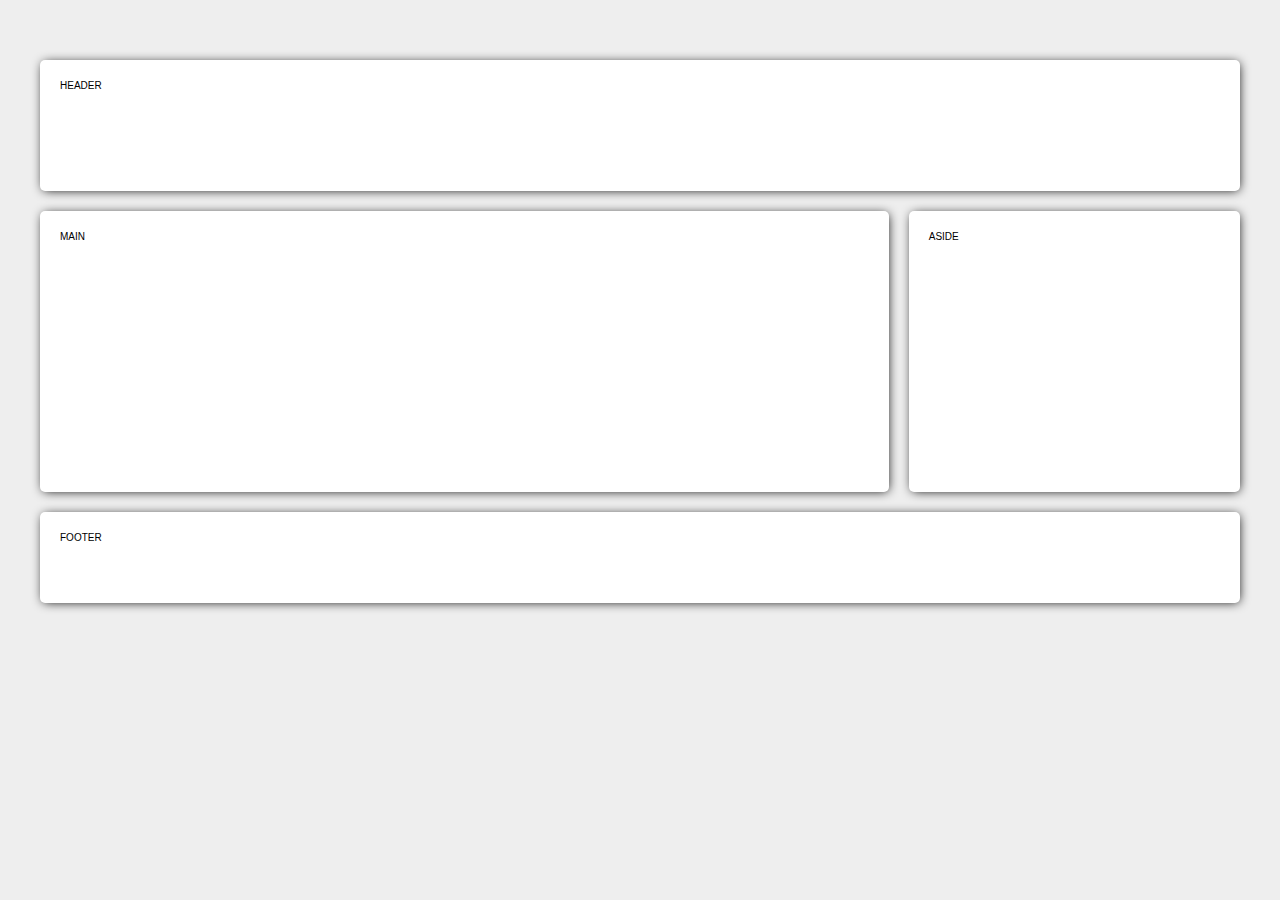
<file: 01_Flexbox-Layout/index.html>
<!DOCTYPE html>
<html lang="en">
  <head>
    <meta charset="UTF-8" />
    <meta http-equiv="X-UA-Compatible" content="IE=edge" />
    <meta name="viewport" content="width=device-width, initial-scale=1.0" />
    <title>Flexbox Layout</title>
    <link rel="stylesheet" href="style.css" />
  </head>
  <body>
    <header>header</header>
    <main>main</main>
    <aside>aside</aside>
    <footer>footer</footer>
  </body>
</html>
</file>
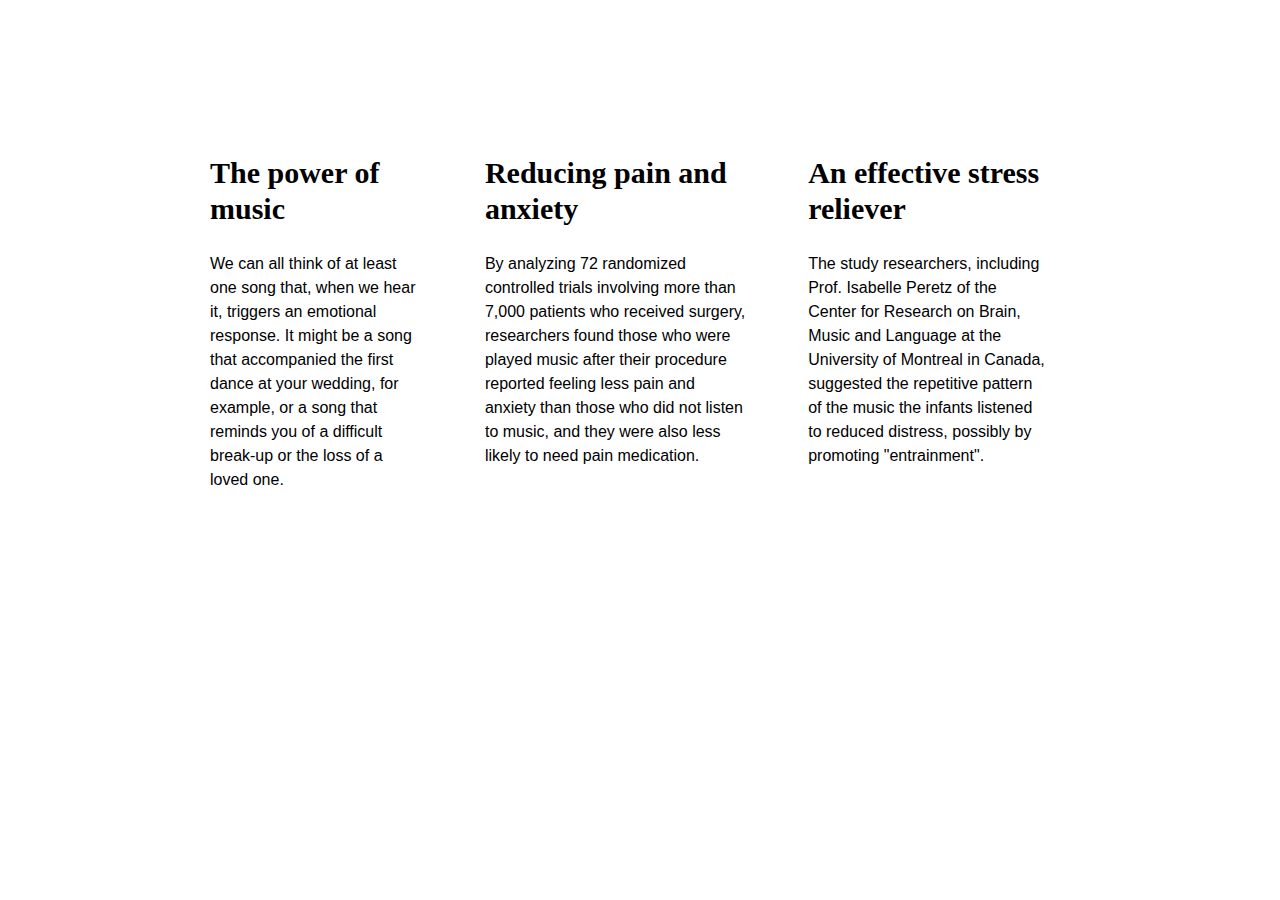
<file: 02_FlexModel-Articles/index.html>
<!DOCTYPE html>
<html lang="en">
  <head>
    <meta charset="UTF-8" />
    <meta http-equiv="X-UA-Compatible" content="IE=edge" />
    <meta name="viewport" content="width=device-width, initial-scale=1.0" />
    <title>Articles</title>
    <link rel="stylesheet" href="style.css" />
  </head>
  <body>
    <section>
      <article>
        <h2>The power of music</h2>
        <p>
          We can all think of at least one song that, when we hear it, triggers
          an emotional response. It might be a song that accompanied the first
          dance at your wedding, for example, or a song that reminds you of a
          difficult break-up or the loss of a loved one.
        </p>
      </article>
      <article>
        <h2>Reducing pain and anxiety</h2>
        <p>
          By analyzing 72 randomized controlled trials involving more than 7,000
          patients who received surgery, researchers found those who were played
          music after their procedure reported feeling less pain and anxiety
          than those who did not listen to music, and they were also less likely
          to need pain medication.
        </p>
      </article>
      <article>
        <h2>An effective stress reliever</h2>
        <p>
          The study researchers, including Prof. Isabelle Peretz of the Center
          for Research on Brain, Music and Language at the University of
          Montreal in Canada, suggested the repetitive pattern of the music the
          infants listened to reduced distress, possibly by promoting
          "entrainment".
        </p>
      </article>
    </section>
  </body>
</html>
</file>
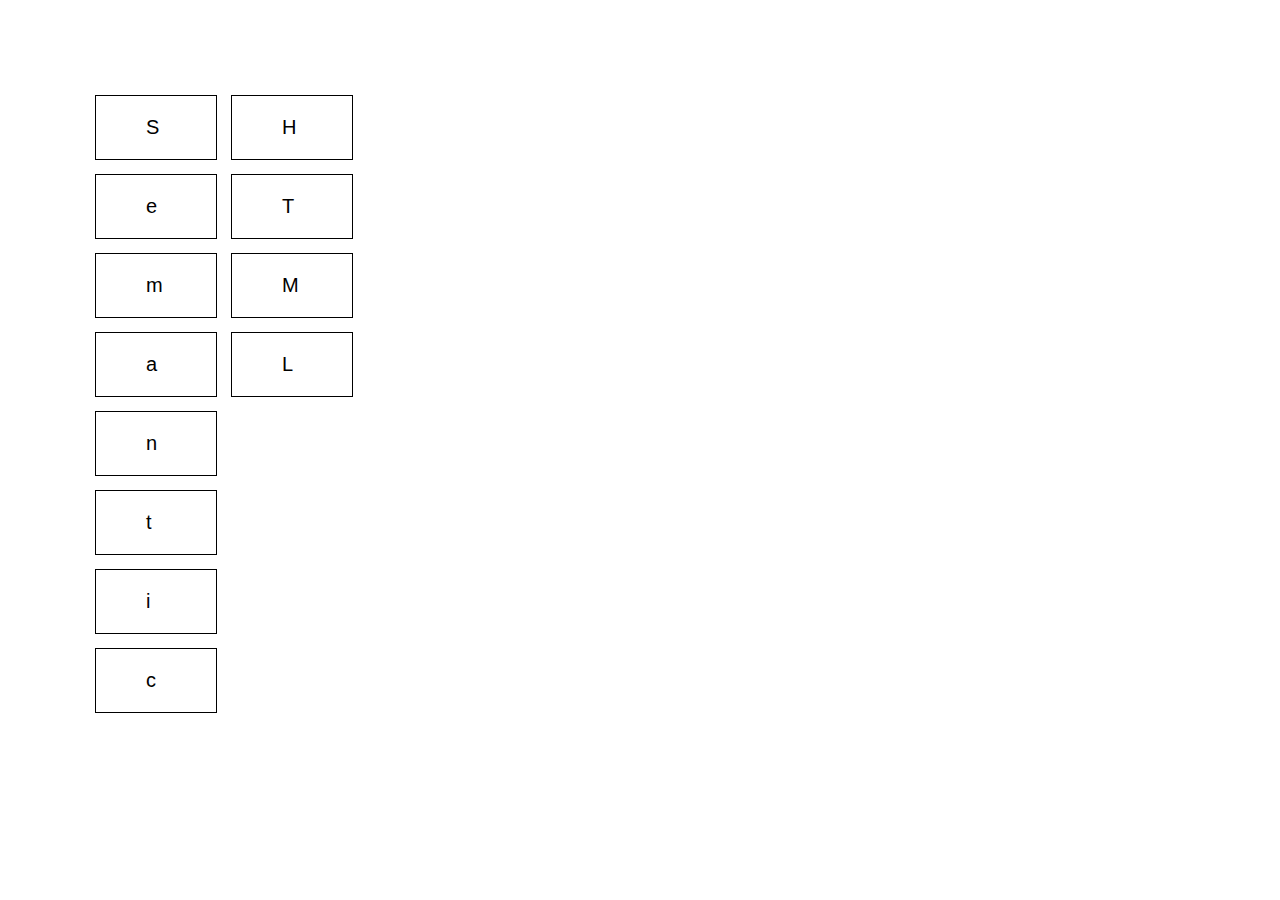
<file: 03_FlexModel-ABC-Game/index.html>
<!DOCTYPE html>
<html lang="en">
  <head>
    <meta charset="UTF-8" />
    <meta http-equiv="X-UA-Compatible" content="IE=edge" />
    <meta name="viewport" content="width=device-width, initial-scale=1.0" />
    <title>ABC Game</title>
    <link rel="stylesheet" href="style.css" />
  </head>
  <body>
    <div class="container">
      <span>H</span>
      <span>e</span>
      <span>T</span>
      <span>a</span>
      <span>c</span>
      <span>i</span>
      <span>M</span>
      <span>n</span>
      <span>t</span>
      <span>L</span>
      <span>S</span>
      <span>m</span>
    </div>
  </body>
</html>
</file>
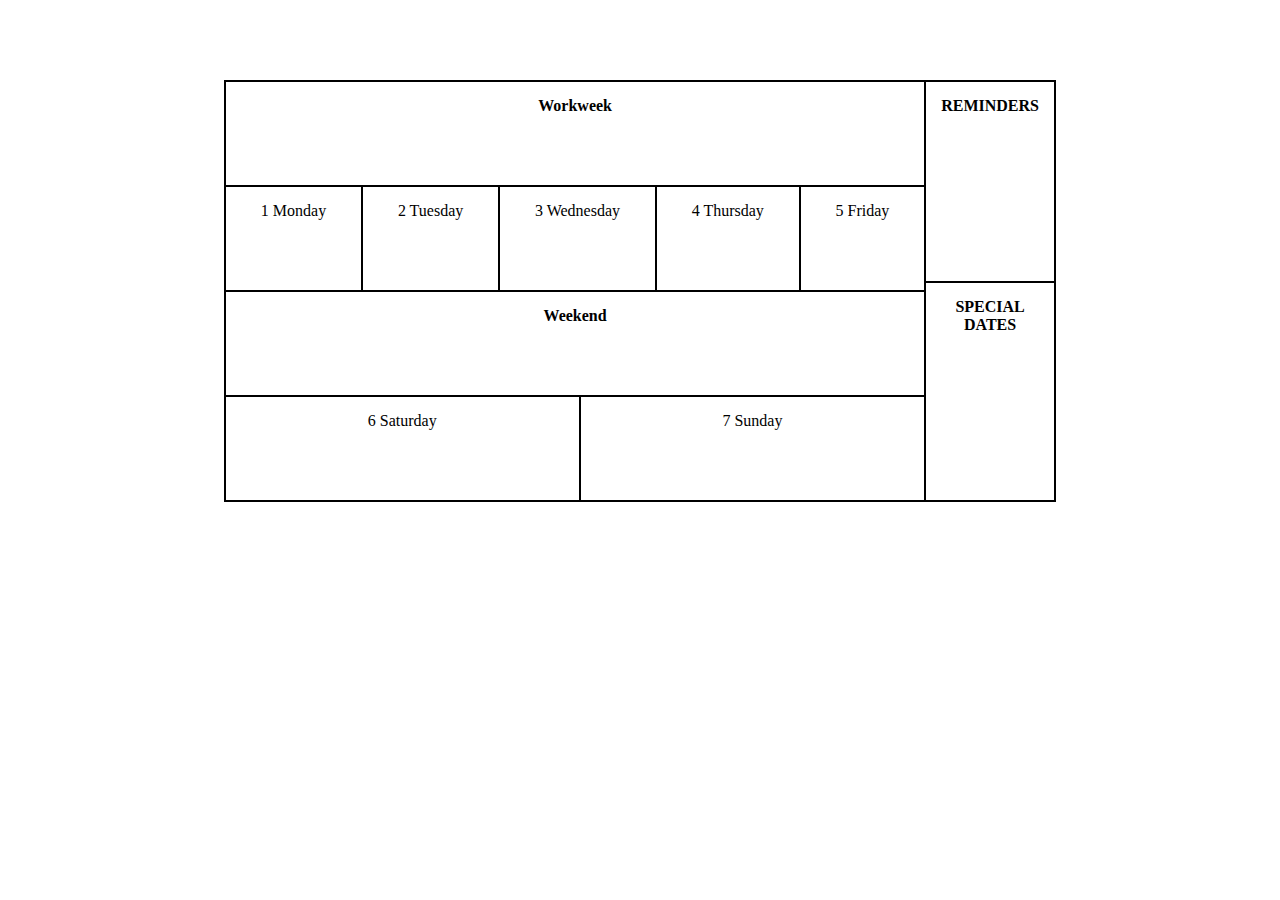
<file: 04_FlexModel-Calendar/index.html>
<!DOCTYPE html>
<html lang="en">
  <head>
    <meta charset="UTF-8" />
    <meta http-equiv="X-UA-Compatible" content="IE=edge" />
    <meta name="viewport" content="width=device-width, initial-scale=1.0" />
    <title>Calendar</title>
    <link rel="stylesheet" href="style.css" />
  </head>
  <body>
    <div class="container">
      <section class="week">
        <span class="workweek">Workweek</span>
        <span class="day">1 Monday</span>
        <span class="day">2 Tuesday</span>
        <span class="day">3 Wednesday</span>
        <span class="day">4 Thursday</span>
        <span class="day">5 Friday</span>
        <span class="weekend">Weekend</span>
        <span class="day">6 Saturday</span>
        <span class="day">7 Sunday</span>
      </section>
      <section class="notes">
        <span>REMINDERS</span>
        <span>SPECIAL DATES</span>
      </section>
    </div>
  </body>
</html>
</file>
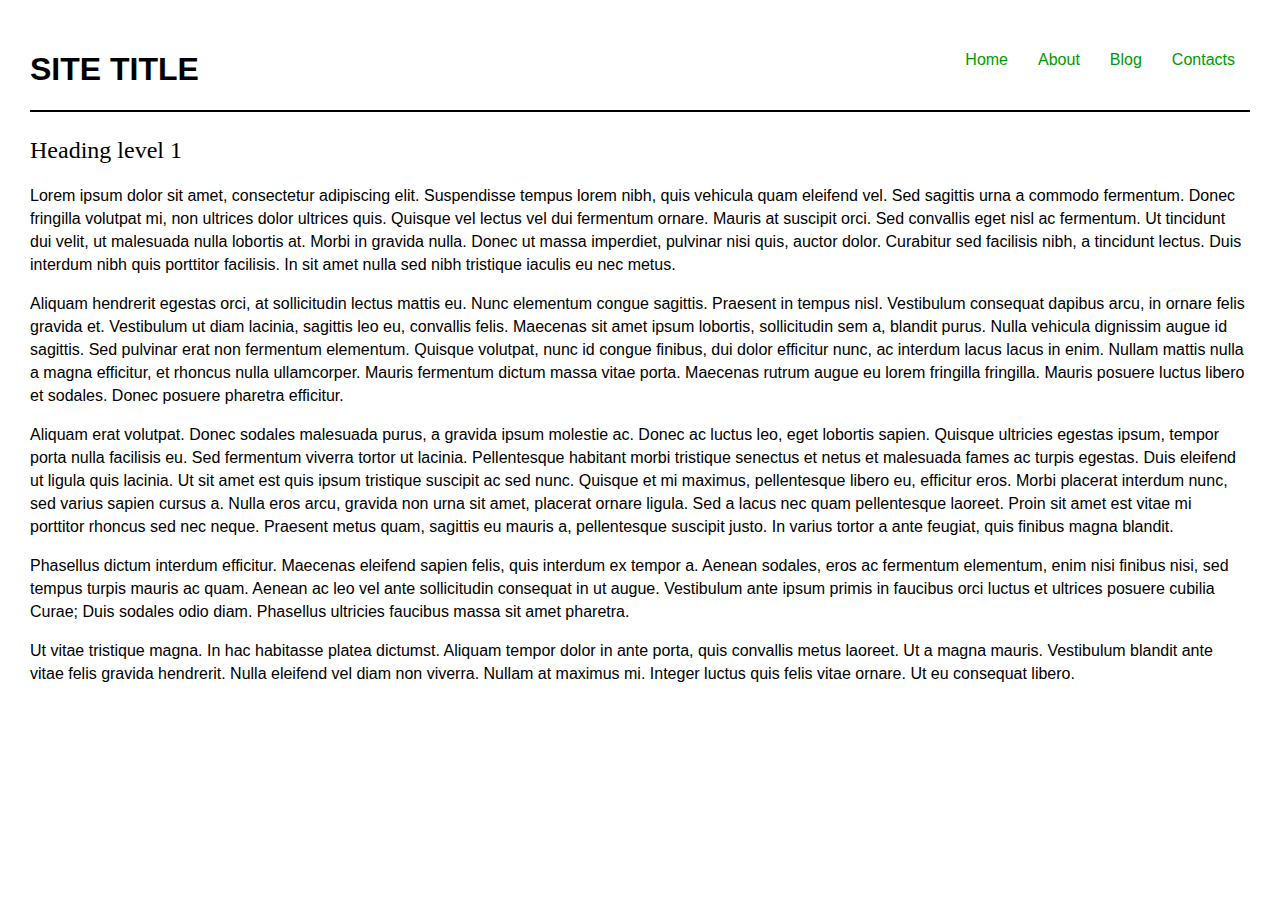
<file: 05_Navigation-flexbox/index.html>
<!DOCTYPE html>
<html lang="en">
  <head>
    <meta charset="UTF-8" />
    <meta http-equiv="X-UA-Compatible" content="IE=edge" />
    <meta name="viewport" content="width=device-width, initial-scale=1.0" />
    <title>Navigation - Flexbox</title>
    <link rel="stylesheet" href="style.css" />
  </head>
  <body>
    <header>
      <h1 class="head-title">Site title</h1>
      <ul class="head-ul">
        <li>
          <a class="anchor" href="#">Home</a>
        </li>
        <li>
          <a class="anchor" href="#">About</a>
        </li>
        <li>
          <a class="anchor" href="#">Blog</a>
        </li>
        <li>
          <a class="anchor" href="#">Contacts</a>
        </li>
      </ul>
    </header>
    <main class="content">
      <h2 class="main-title">Heading level 1</h2>
      <p>
        Lorem ipsum dolor sit amet, consectetur adipiscing elit. Suspendisse
        tempus lorem nibh, quis vehicula quam eleifend vel. Sed sagittis urna a
        commodo fermentum. Donec fringilla volutpat mi, non ultrices dolor
        ultrices quis. Quisque vel lectus vel dui fermentum ornare. Mauris at
        suscipit orci. Sed convallis eget nisl ac fermentum. Ut tincidunt dui
        velit, ut malesuada nulla lobortis at. Morbi in gravida nulla. Donec ut
        massa imperdiet, pulvinar nisi quis, auctor dolor. Curabitur sed
        facilisis nibh, a tincidunt lectus. Duis interdum nibh quis porttitor
        facilisis. In sit amet nulla sed nibh tristique iaculis eu nec metus.
      </p>
      <p>
        Aliquam hendrerit egestas orci, at sollicitudin lectus mattis eu. Nunc
        elementum congue sagittis. Praesent in tempus nisl. Vestibulum consequat
        dapibus arcu, in ornare felis gravida et. Vestibulum ut diam lacinia,
        sagittis leo eu, convallis felis. Maecenas sit amet ipsum lobortis,
        sollicitudin sem a, blandit purus. Nulla vehicula dignissim augue id
        sagittis. Sed pulvinar erat non fermentum elementum. Quisque volutpat,
        nunc id congue finibus, dui dolor efficitur nunc, ac interdum lacus
        lacus in enim. Nullam mattis nulla a magna efficitur, et rhoncus nulla
        ullamcorper. Mauris fermentum dictum massa vitae porta. Maecenas rutrum
        augue eu lorem fringilla fringilla. Mauris posuere luctus libero et
        sodales. Donec posuere pharetra efficitur.
      </p>
      <p>
        Aliquam erat volutpat. Donec sodales malesuada purus, a gravida ipsum
        molestie ac. Donec ac luctus leo, eget lobortis sapien. Quisque
        ultricies egestas ipsum, tempor porta nulla facilisis eu. Sed fermentum
        viverra tortor ut lacinia. Pellentesque habitant morbi tristique
        senectus et netus et malesuada fames ac turpis egestas. Duis eleifend ut
        ligula quis lacinia. Ut sit amet est quis ipsum tristique suscipit ac
        sed nunc. Quisque et mi maximus, pellentesque libero eu, efficitur eros.
        Morbi placerat interdum nunc, sed varius sapien cursus a. Nulla eros
        arcu, gravida non urna sit amet, placerat ornare ligula. Sed a lacus nec
        quam pellentesque laoreet. Proin sit amet est vitae mi porttitor rhoncus
        sed nec neque. Praesent metus quam, sagittis eu mauris a, pellentesque
        suscipit justo. In varius tortor a ante feugiat, quis finibus magna
        blandit.
      </p>
      <p>
        Phasellus dictum interdum efficitur. Maecenas eleifend sapien felis,
        quis interdum ex tempor a. Aenean sodales, eros ac fermentum elementum,
        enim nisi finibus nisi, sed tempus turpis mauris ac quam. Aenean ac leo
        vel ante sollicitudin consequat in ut augue. Vestibulum ante ipsum
        primis in faucibus orci luctus et ultrices posuere cubilia Curae; Duis
        sodales odio diam. Phasellus ultricies faucibus massa sit amet pharetra.
      </p>
      <p>
        Ut vitae tristique magna. In hac habitasse platea dictumst. Aliquam
        tempor dolor in ante porta, quis convallis metus laoreet. Ut a magna
        mauris. Vestibulum blandit ante vitae felis gravida hendrerit. Nulla
        eleifend vel diam non viverra. Nullam at maximus mi. Integer luctus quis
        felis vitae ornare. Ut eu consequat libero.
      </p>
    </main>
  </body>
</html>
</file>
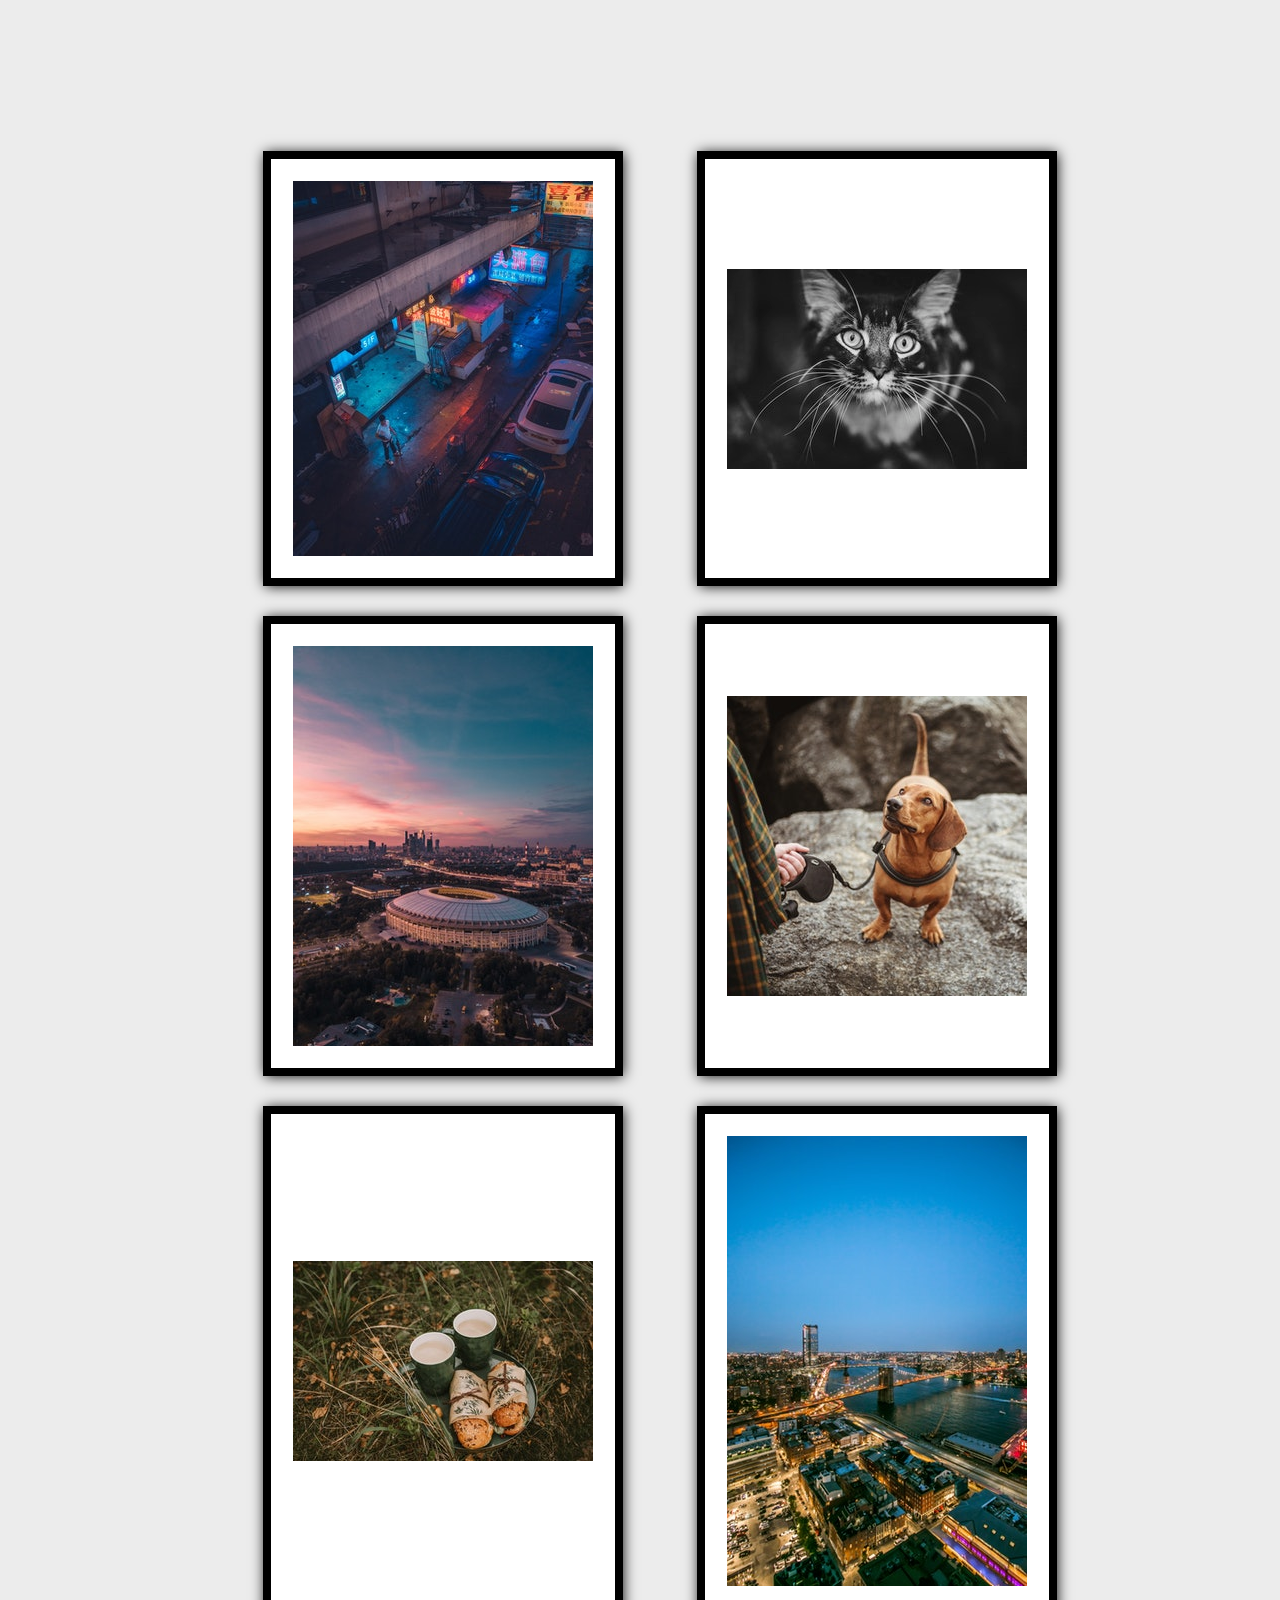
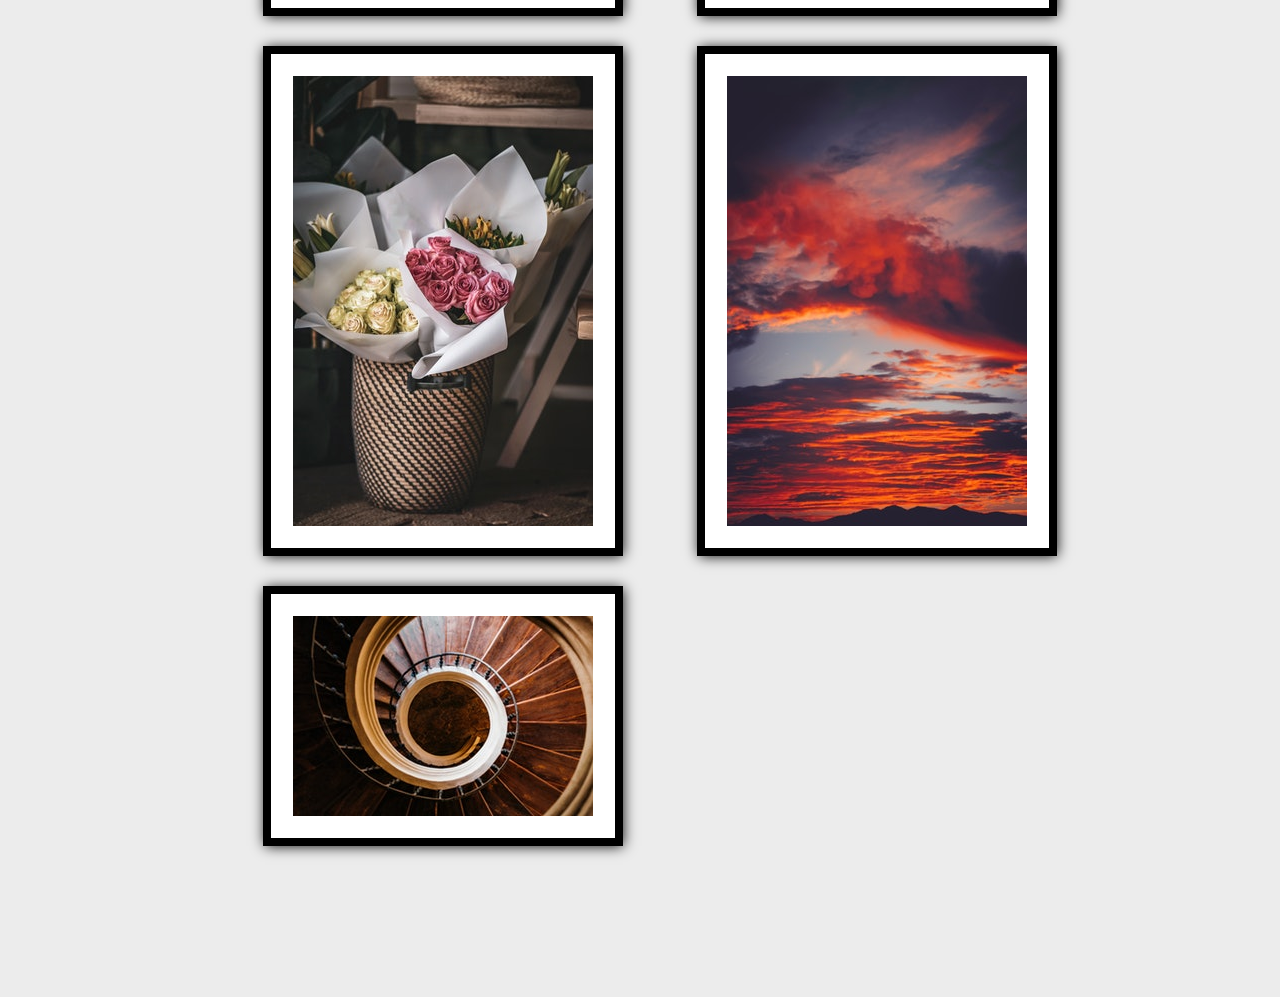
<file: 06_Photo-gallery-flexbox/index.html>
<!DOCTYPE html>
<html lang="en">
  <head>
    <meta charset="UTF-8" />
    <meta http-equiv="X-UA-Compatible" content="IE=edge" />
    <meta name="viewport" content="width=device-width, initial-scale=1.0" />
    <title>Photo Gallery - Flexbox</title>
    <link rel="stylesheet" href="style.css" />
  </head>
  <body>
    <section class="gallery">
      <ul>
        <li>
          <img src="./images/picture1.jpg" alt="city" />
        </li>
        <li>
          <img src="./images/picture2.jpg" alt="cat" />
        </li>
        <li>
          <img src="./images/picture3.jpg" alt="stadium" />
        </li>
        <li>
          <img src="./images/picture4.jpg" alt="dog" />
        </li>
        <li>
          <img src="./images/picture5.jpg" alt="cup" />
        </li>
        <li>
          <img src="./images/picture6.jpg" alt="bridge" />
        </li>
        <li>
          <img src="./images/picture7.jpg" alt="flowers" />
        </li>
        <li>
          <img src="./images/picture8.jpg" alt="sunset" />
        </li>
        <li>
          <img src="./images/picture9.jpg" alt="stairs" />
        </li>
      </ul>
    </section>
  </body>
</html>
</file>
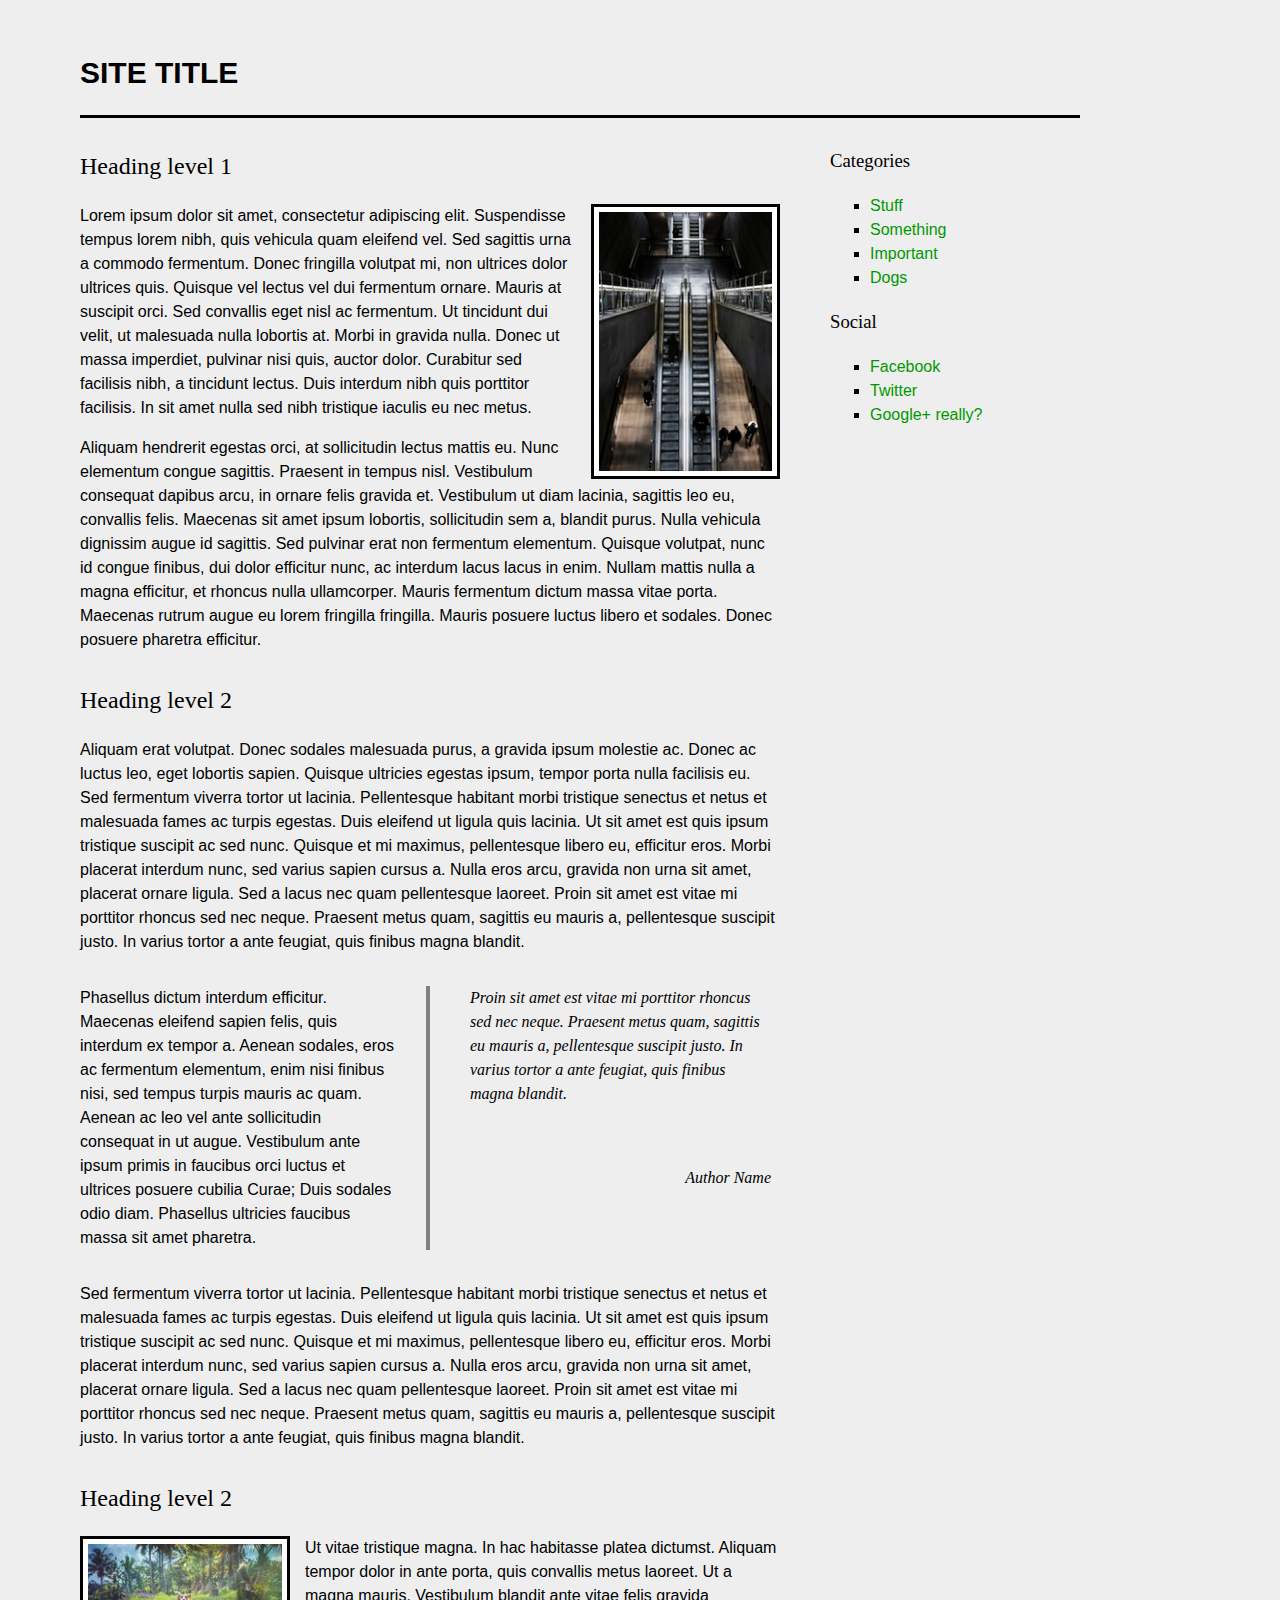
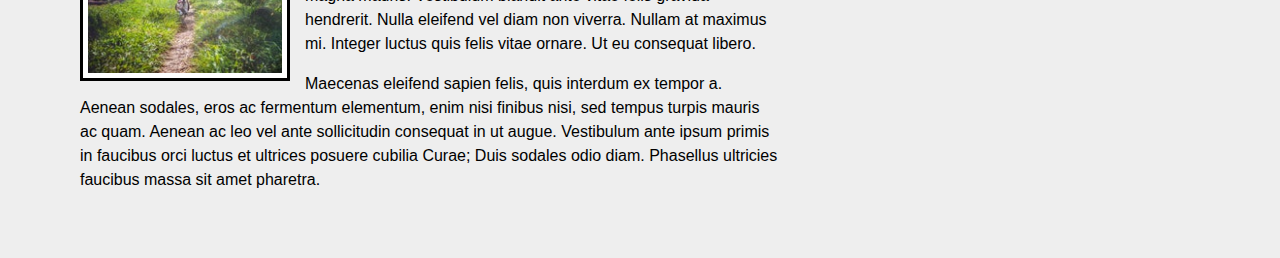
<file: 07_Blog-layout-flexbox/index.html>
<!DOCTYPE html>
<html lang="en">
  <head>
    <meta charset="UTF-8" />
    <meta http-equiv="X-UA-Compatible" content="IE=edge" />
    <meta name="viewport" content="width=device-width, initial-scale=1.0" />
    <title>Blog Layout - Flexbox</title>
    <link rel="stylesheet" href="style.css" />
  </head>
  <body>
    <header>
      <p class="site-title">Site title</p>
    </header>
    <div class="page">
      <main>
        <article>
          <section>
            <h2 class="title">Heading level 1</h2>
            <img class="first-pic" src="./images/Image1.jpg" alt="Escalator" />
            <p>
              Lorem ipsum dolor sit amet, consectetur adipiscing elit.
              Suspendisse tempus lorem nibh, quis vehicula quam eleifend vel.
              Sed sagittis urna a commodo fermentum. Donec fringilla volutpat
              mi, non ultrices dolor ultrices quis. Quisque vel lectus vel dui
              fermentum ornare. Mauris at suscipit orci. Sed convallis eget nisl
              ac fermentum. Ut tincidunt dui velit, ut malesuada nulla lobortis
              at. Morbi in gravida nulla. Donec ut massa imperdiet, pulvinar
              nisi quis, auctor dolor. Curabitur sed facilisis nibh, a tincidunt
              lectus. Duis interdum nibh quis porttitor facilisis. In sit amet
              nulla sed nibh tristique iaculis eu nec metus.
            </p>
            <p>
              Aliquam hendrerit egestas orci, at sollicitudin lectus mattis eu.
              Nunc elementum congue sagittis. Praesent in tempus nisl.
              Vestibulum consequat dapibus arcu, in ornare felis gravida et.
              Vestibulum ut diam lacinia, sagittis leo eu, convallis felis.
              Maecenas sit amet ipsum lobortis, sollicitudin sem a, blandit
              purus. Nulla vehicula dignissim augue id sagittis. Sed pulvinar
              erat non fermentum elementum. Quisque volutpat, nunc id congue
              finibus, dui dolor efficitur nunc, ac interdum lacus lacus in
              enim. Nullam mattis nulla a magna efficitur, et rhoncus nulla
              ullamcorper. Mauris fermentum dictum massa vitae porta. Maecenas
              rutrum augue eu lorem fringilla fringilla. Mauris posuere luctus
              libero et sodales. Donec posuere pharetra efficitur.
            </p>
          </section>
          <section>
            <h2 class="title">Heading level 2</h2>
            <p>
              Aliquam erat volutpat. Donec sodales malesuada purus, a gravida
              ipsum molestie ac. Donec ac luctus leo, eget lobortis sapien.
              Quisque ultricies egestas ipsum, tempor porta nulla facilisis eu.
              Sed fermentum viverra tortor ut lacinia. Pellentesque habitant
              morbi tristique senectus et netus et malesuada fames ac turpis
              egestas. Duis eleifend ut ligula quis lacinia. Ut sit amet est
              quis ipsum tristique suscipit ac sed nunc. Quisque et mi maximus,
              pellentesque libero eu, efficitur eros. Morbi placerat interdum
              nunc, sed varius sapien cursus a. Nulla eros arcu, gravida non
              urna sit amet, placerat ornare ligula. Sed a lacus nec quam
              pellentesque laoreet. Proin sit amet est vitae mi porttitor
              rhoncus sed nec neque. Praesent metus quam, sagittis eu mauris a,
              pellentesque suscipit justo. In varius tortor a ante feugiat, quis
              finibus magna blandit.
            </p>
            <section class="paragraph-italic">
            <p id="inline-paragraph">
              Phasellus dictum interdum efficitur. Maecenas eleifend sapien
              felis, quis interdum ex tempor a. Aenean sodales, eros ac
              fermentum elementum, enim nisi finibus nisi, sed tempus turpis
              mauris ac quam. Aenean ac leo vel ante sollicitudin consequat in
              ut augue. Vestibulum ante ipsum primis in faucibus orci luctus et
              ultrices posuere cubilia Curae; Duis sodales odio diam. Phasellus
              ultricies faucibus massa sit amet pharetra.
            </p>
            <blockquote>
              Proin sit amet est vitae mi porttitor rhoncus sed nec neque.
              Praesent metus quam, sagittis eu mauris a, pellentesque suscipit
              justo. In varius tortor a ante feugiat, quis finibus magna
              blandit.
              <p>Author Name</p>
            </blockquote>
        </section>
            <p>
              Sed fermentum viverra tortor ut lacinia. Pellentesque habitant
              morbi tristique senectus et netus et malesuada fames ac turpis
              egestas. Duis eleifend ut ligula quis lacinia. Ut sit amet est
              quis ipsum tristique suscipit ac sed nunc. Quisque et mi maximus,
              pellentesque libero eu, efficitur eros. Morbi placerat interdum
              nunc, sed varius sapien cursus a. Nulla eros arcu, gravida non
              urna sit amet, placerat ornare ligula. Sed a lacus nec quam
              pellentesque laoreet. Proin sit amet est vitae mi porttitor
              rhoncus sed nec neque. Praesent metus quam, sagittis eu mauris a,
              pellentesque suscipit justo. In varius tortor a ante feugiat, quis
              finibus magna blandit.
            </p>
          </section>
          <section>
            <h2 class="title">Heading level 2</h2>
            <img class="second-pic" src="./images/Image2.jpg" alt="Forest" />
            <p>
              Ut vitae tristique magna. In hac habitasse platea dictumst.
              Aliquam tempor dolor in ante porta, quis convallis metus laoreet.
              Ut a magna mauris. Vestibulum blandit ante vitae felis gravida
              hendrerit. Nulla eleifend vel diam non viverra. Nullam at maximus
              mi. Integer luctus quis felis vitae ornare. Ut eu consequat
              libero.
            </p>
            <p>
              Maecenas eleifend sapien felis, quis interdum ex tempor a. Aenean
              sodales, eros ac fermentum elementum, enim nisi finibus nisi, sed
              tempus turpis mauris ac quam. Aenean ac leo vel ante sollicitudin
              consequat in ut augue. Vestibulum ante ipsum primis in faucibus
              orci luctus et ultrices posuere cubilia Curae; Duis sodales odio
              diam. Phasellus ultricies faucibus massa sit amet pharetra.
            </p>
          </section>
        </article>
      </main>
      <aside>
        <secton>
          <h3>Categories</h3>
          <nav>
            <ul>
              <li>
                <a href="">Stuff</a>
              </li>
              <li>
                <a href="">Something</a>
              </li>
              <li>
                <a href="">Important</a>
              </li>
              <li>
                <a href="">Dogs</a>
              </li>
            </ul>
          </nav>
          <h3>Social</h3>
          <nav>
            <ul>
              <li>
                <a href="">Facebook</a>
              </li>
              <li>
                <a href="">Twitter</a>
              </li>
              <li>
                <a href="">Google+ really?</a>
              </li>
            </ul>
          </nav>
        </secton>
      </aside>
    </div>
  </body>
</html>
</file>
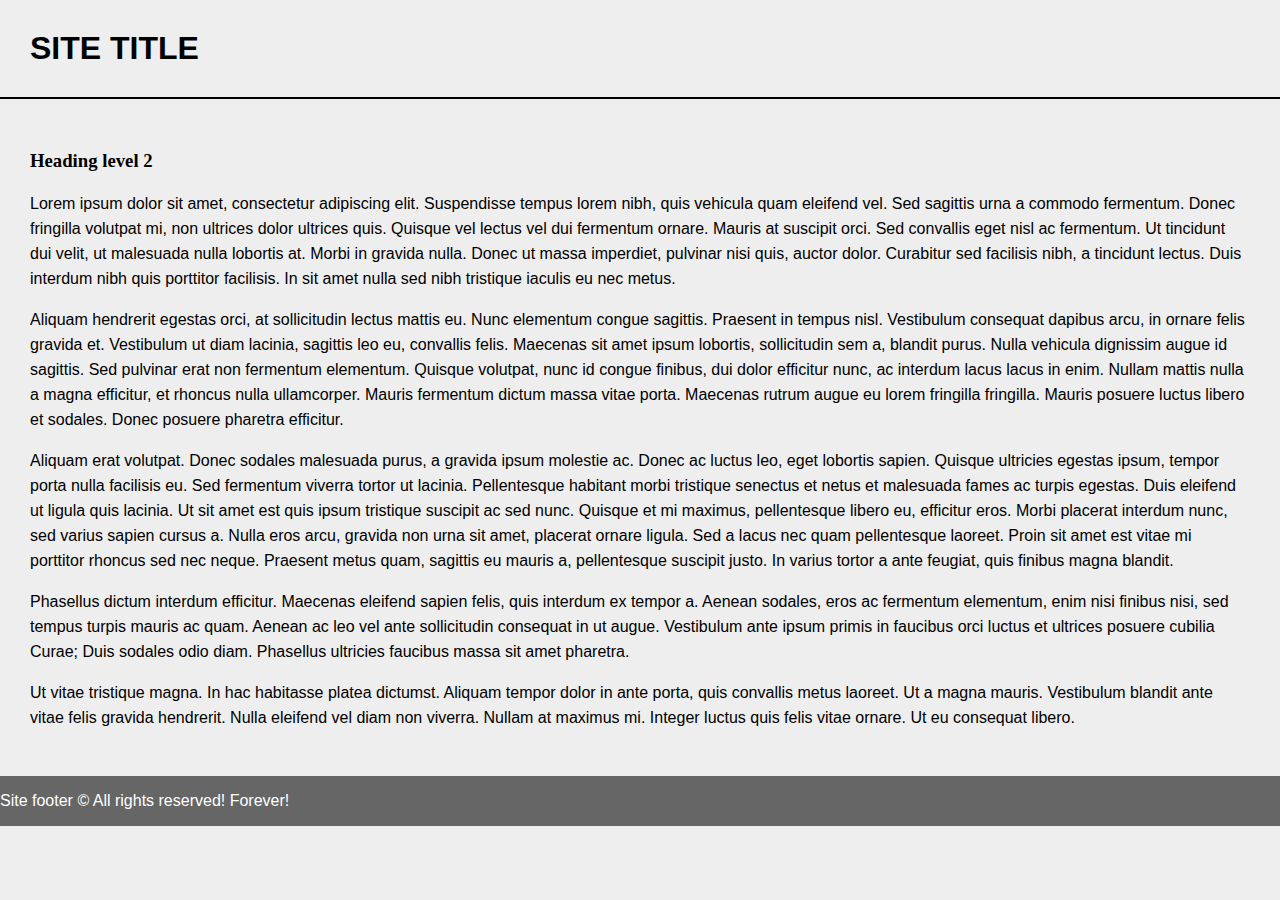
<file: 08_Sticky-footer-flexbox/index.html>
<!DOCTYPE html>
<html lang="en">
  <head>
    <meta charset="UTF-8" />
    <meta http-equiv="X-UA-Compatible" content="IE=edge" />
    <meta name="viewport" content="width=device-width, initial-scale=1.0" />
    <title>Sticky Footer - Flexbox</title>
    <link rel="stylesheet" href="style.css" />
  </head>
  <body>
    <header>
      <h1>Site title</h1>
    </header>
    <main>
      <h3>Heading level 2</h3>
      <p>
        Lorem ipsum dolor sit amet, consectetur adipiscing elit. Suspendisse
        tempus lorem nibh, quis vehicula quam eleifend vel. Sed sagittis urna a
        commodo fermentum. Donec fringilla volutpat mi, non ultrices dolor
        ultrices quis. Quisque vel lectus vel dui fermentum ornare. Mauris at
        suscipit orci. Sed convallis eget nisl ac fermentum. Ut tincidunt dui
        velit, ut malesuada nulla lobortis at. Morbi in gravida nulla. Donec ut
        massa imperdiet, pulvinar nisi quis, auctor dolor. Curabitur sed
        facilisis nibh, a tincidunt lectus. Duis interdum nibh quis porttitor
        facilisis. In sit amet nulla sed nibh tristique iaculis eu nec metus.
      </p>
      <p>
        Aliquam hendrerit egestas orci, at sollicitudin lectus mattis eu. Nunc
        elementum congue sagittis. Praesent in tempus nisl. Vestibulum consequat
        dapibus arcu, in ornare felis gravida et. Vestibulum ut diam lacinia,
        sagittis leo eu, convallis felis. Maecenas sit amet ipsum lobortis,
        sollicitudin sem a, blandit purus. Nulla vehicula dignissim augue id
        sagittis. Sed pulvinar erat non fermentum elementum. Quisque volutpat,
        nunc id congue finibus, dui dolor efficitur nunc, ac interdum lacus
        lacus in enim. Nullam mattis nulla a magna efficitur, et rhoncus nulla
        ullamcorper. Mauris fermentum dictum massa vitae porta. Maecenas rutrum
        augue eu lorem fringilla fringilla. Mauris posuere luctus libero et
        sodales. Donec posuere pharetra efficitur.
      </p>
      <p>
        Aliquam erat volutpat. Donec sodales malesuada purus, a gravida ipsum
        molestie ac. Donec ac luctus leo, eget lobortis sapien. Quisque
        ultricies egestas ipsum, tempor porta nulla facilisis eu. Sed fermentum
        viverra tortor ut lacinia. Pellentesque habitant morbi tristique
        senectus et netus et malesuada fames ac turpis egestas. Duis eleifend ut
        ligula quis lacinia. Ut sit amet est quis ipsum tristique suscipit ac
        sed nunc. Quisque et mi maximus, pellentesque libero eu, efficitur eros.
        Morbi placerat interdum nunc, sed varius sapien cursus a. Nulla eros
        arcu, gravida non urna sit amet, placerat ornare ligula. Sed a lacus nec
        quam pellentesque laoreet. Proin sit amet est vitae mi porttitor rhoncus
        sed nec neque. Praesent metus quam, sagittis eu mauris a, pellentesque
        suscipit justo. In varius tortor a ante feugiat, quis finibus magna
        blandit.
      </p>
      <p>
        Phasellus dictum interdum efficitur. Maecenas eleifend sapien felis,
        quis interdum ex tempor a. Aenean sodales, eros ac fermentum elementum,
        enim nisi finibus nisi, sed tempus turpis mauris ac quam. Aenean ac leo
        vel ante sollicitudin consequat in ut augue. Vestibulum ante ipsum
        primis in faucibus orci luctus et ultrices posuere cubilia Curae; Duis
        sodales odio diam. Phasellus ultricies faucibus massa sit amet pharetra.
      </p>
      <p>
        Ut vitae tristique magna. In hac habitasse platea dictumst. Aliquam
        tempor dolor in ante porta, quis convallis metus laoreet. Ut a magna
        mauris. Vestibulum blandit ante vitae felis gravida hendrerit. Nulla
        eleifend vel diam non viverra. Nullam at maximus mi. Integer luctus quis
        felis vitae ornare. Ut eu consequat libero.
      </p>
    </main>
    <footer>
      <p>Site footer &copy All rights reserved! Forever!</p>
    </footer>
  </body>
</html>
</file>
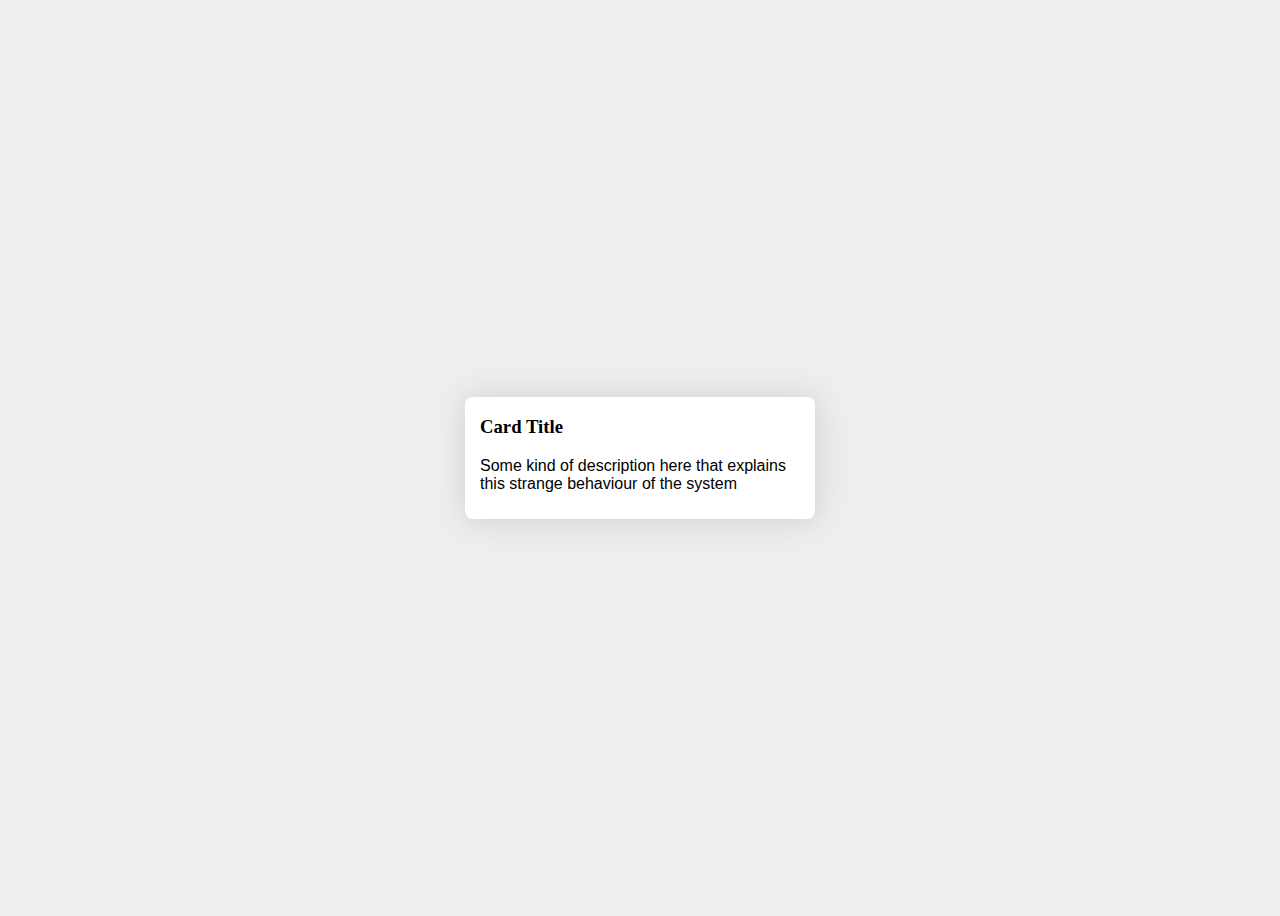
<file: 09_Center-flexbox/index.html>
<!DOCTYPE html>
<html lang="en">
<head>
    <meta charset="UTF-8">
    <meta http-equiv="X-UA-Compatible" content="IE=edge">
    <meta name="viewport" content="width=device-width, initial-scale=1.0">
    <title>Center Flexbox</title>
    <link rel="stylesheet" href="style.css">
</head>
<body>
    <div class="card">
        <h3>Card Title</h3>
        <p>Some kind of description here that explains this strange behaviour of the system</p>
    </div>
</body>
</html>
</file>
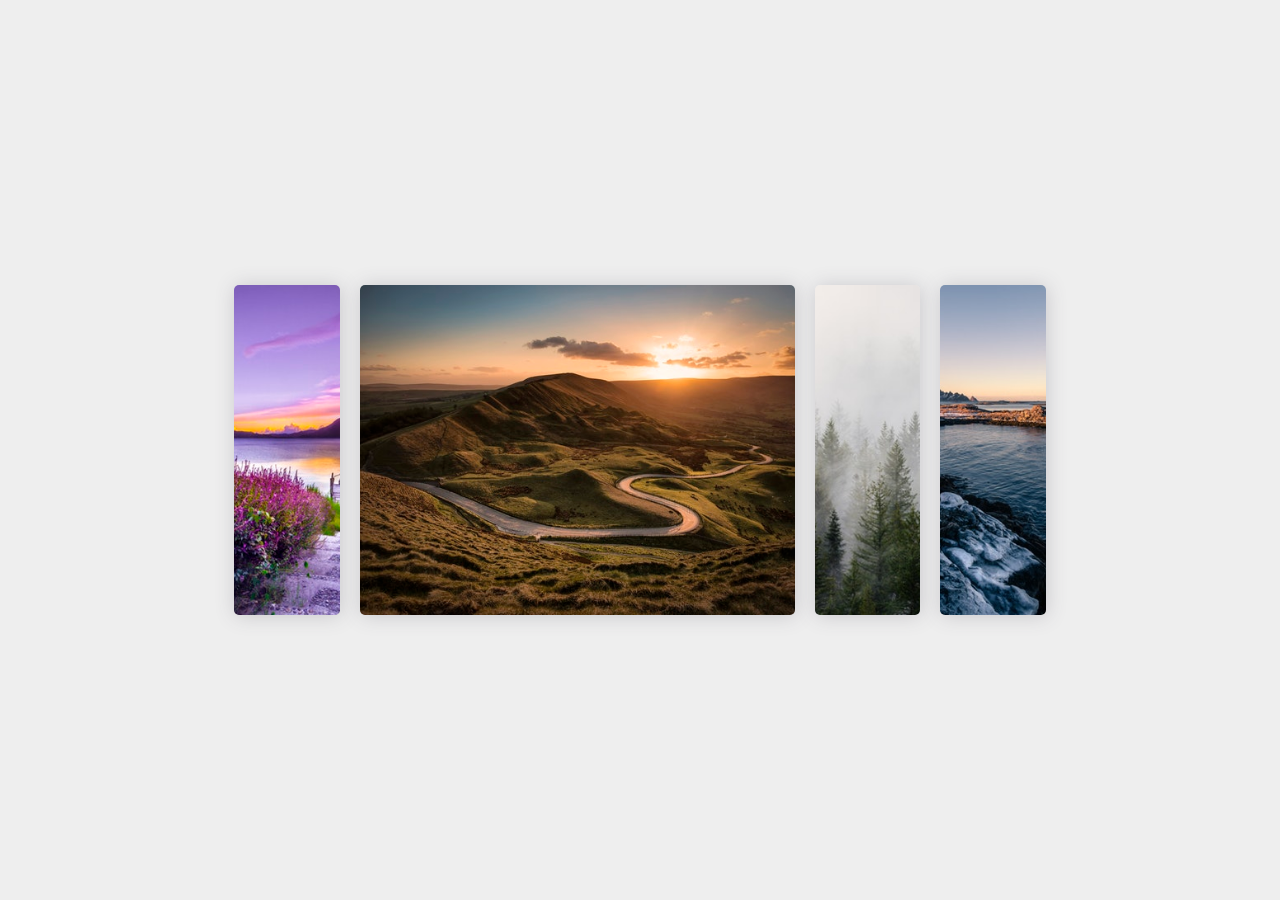
<file: 10_Expanding-flex-cards/index.html>
<!DOCTYPE html>
<html lang="en">
  <head>
    <meta charset="UTF-8" />
    <meta http-equiv="X-UA-Compatible" content="IE=edge" />
    <meta name="viewport" content="width=device-width, initial-scale=1.0" />
    <title>Expanding Flex Cards</title>
    <link rel="stylesheet" href="style.css" />
  </head>
  <body>
    <section class="container">
      <article>
        <img src="./images/Image1.jpg" alt="river" />
      </article>
      <article>
        <img src="./images/Image2.jpg" alt="sunset" />
      </article>
      <article>
        <img src="./images/Image3.jpg" alt="forest" />
      </article>
      <article>
        <img src="./images/Image4.jpg" alt="sea" />
      </article>
    </section>
  </body>
</html>
</file>
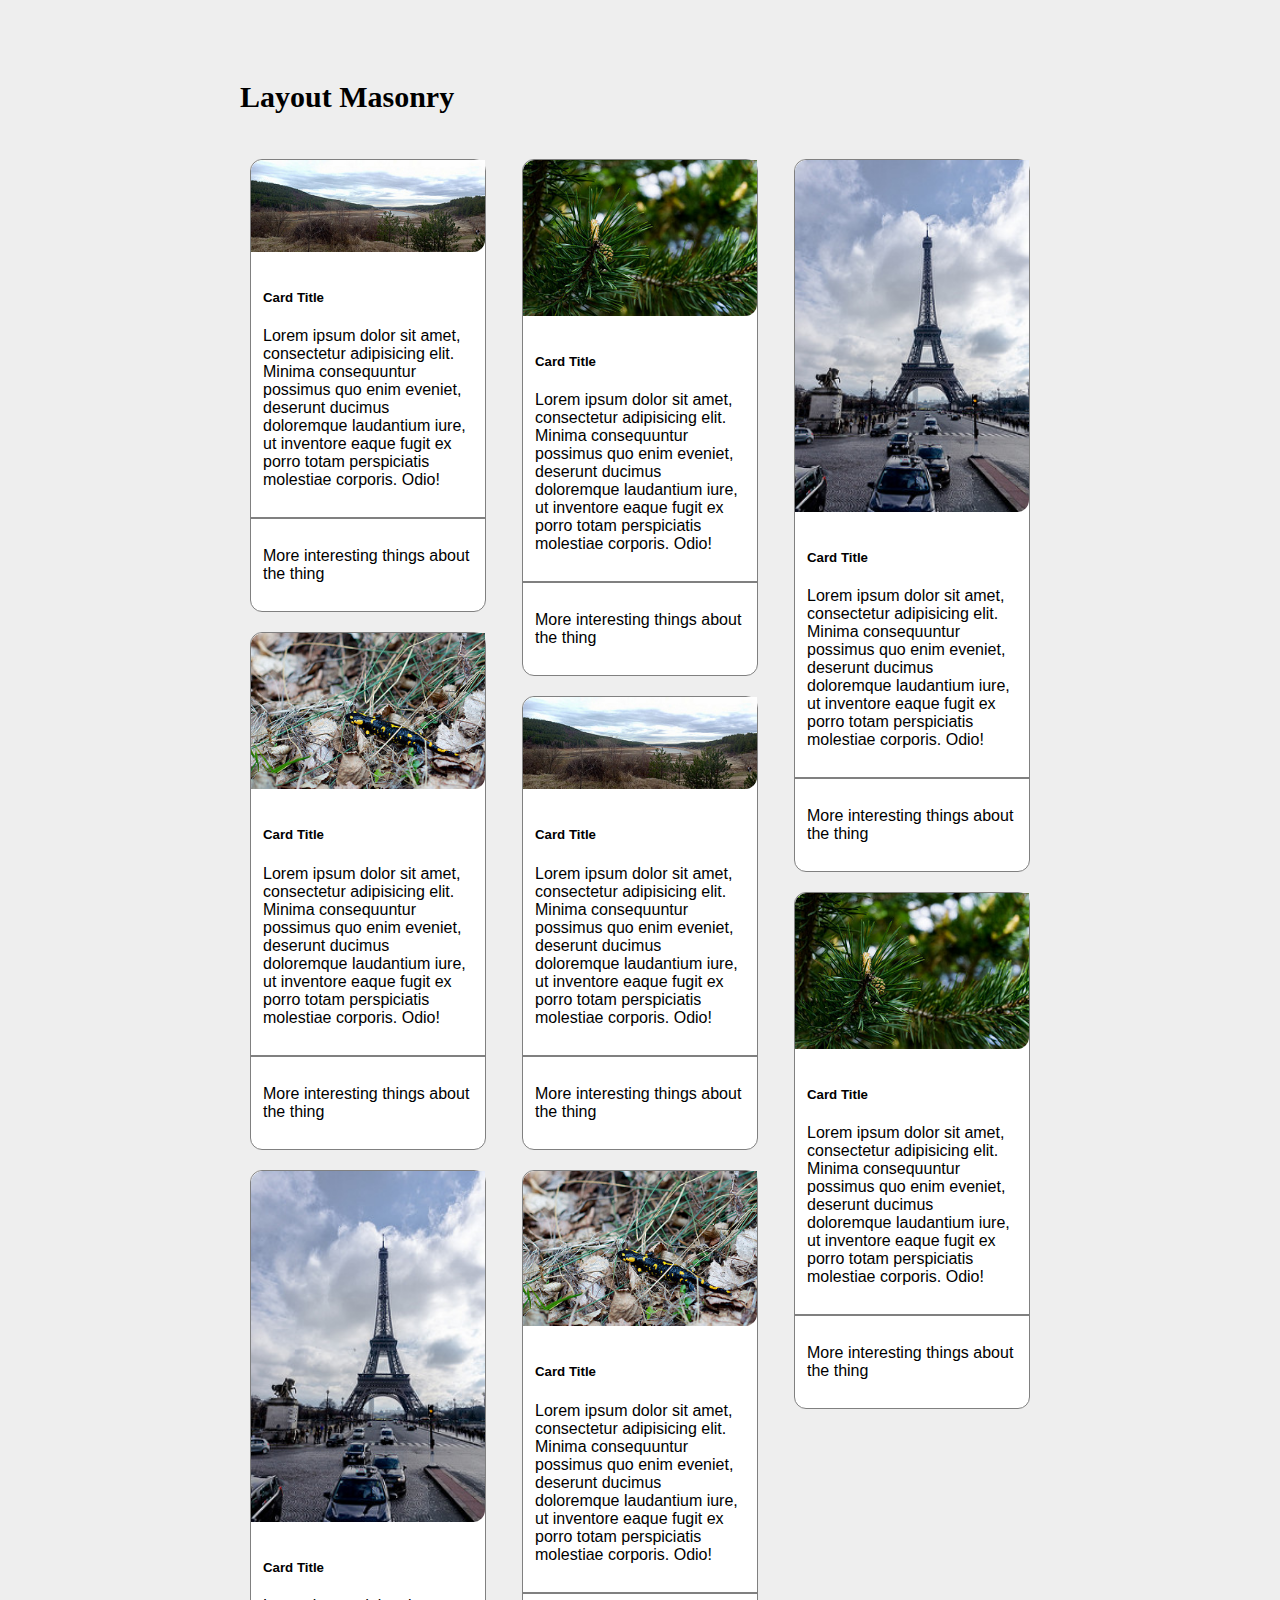
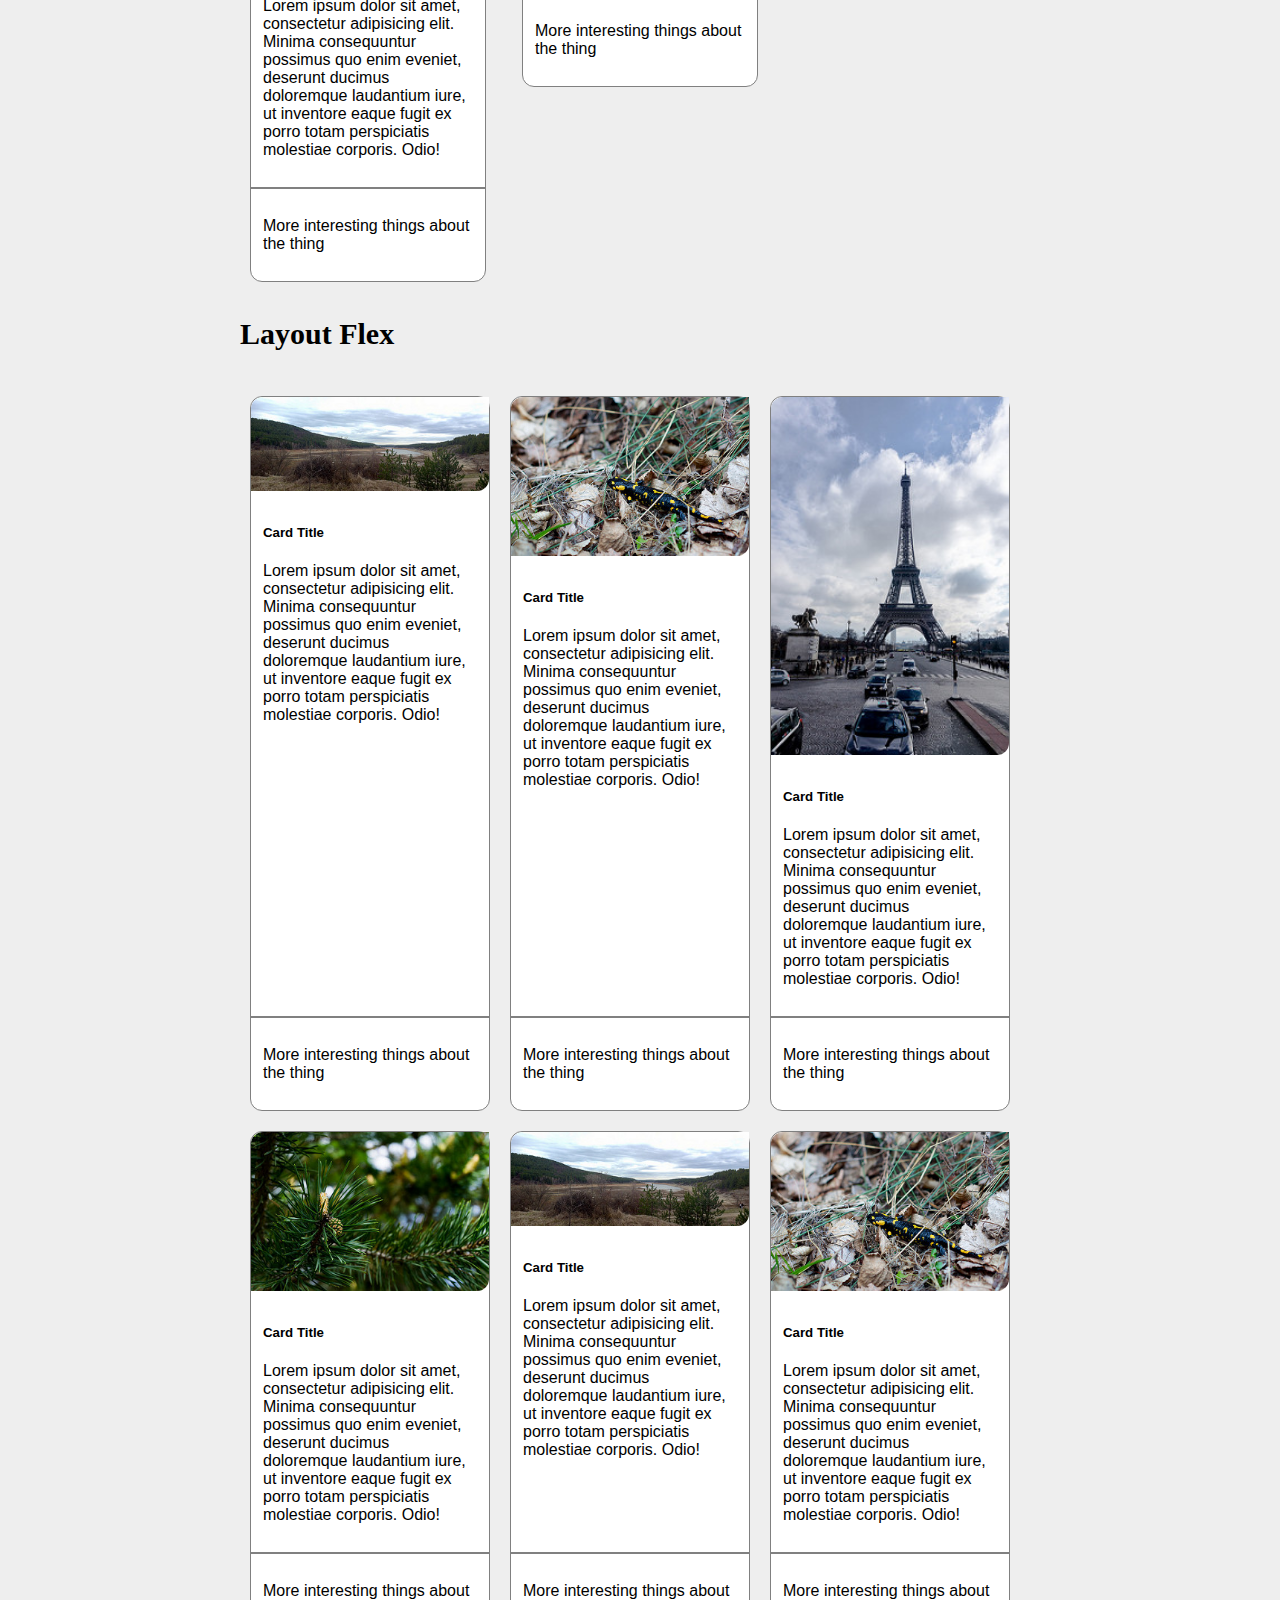
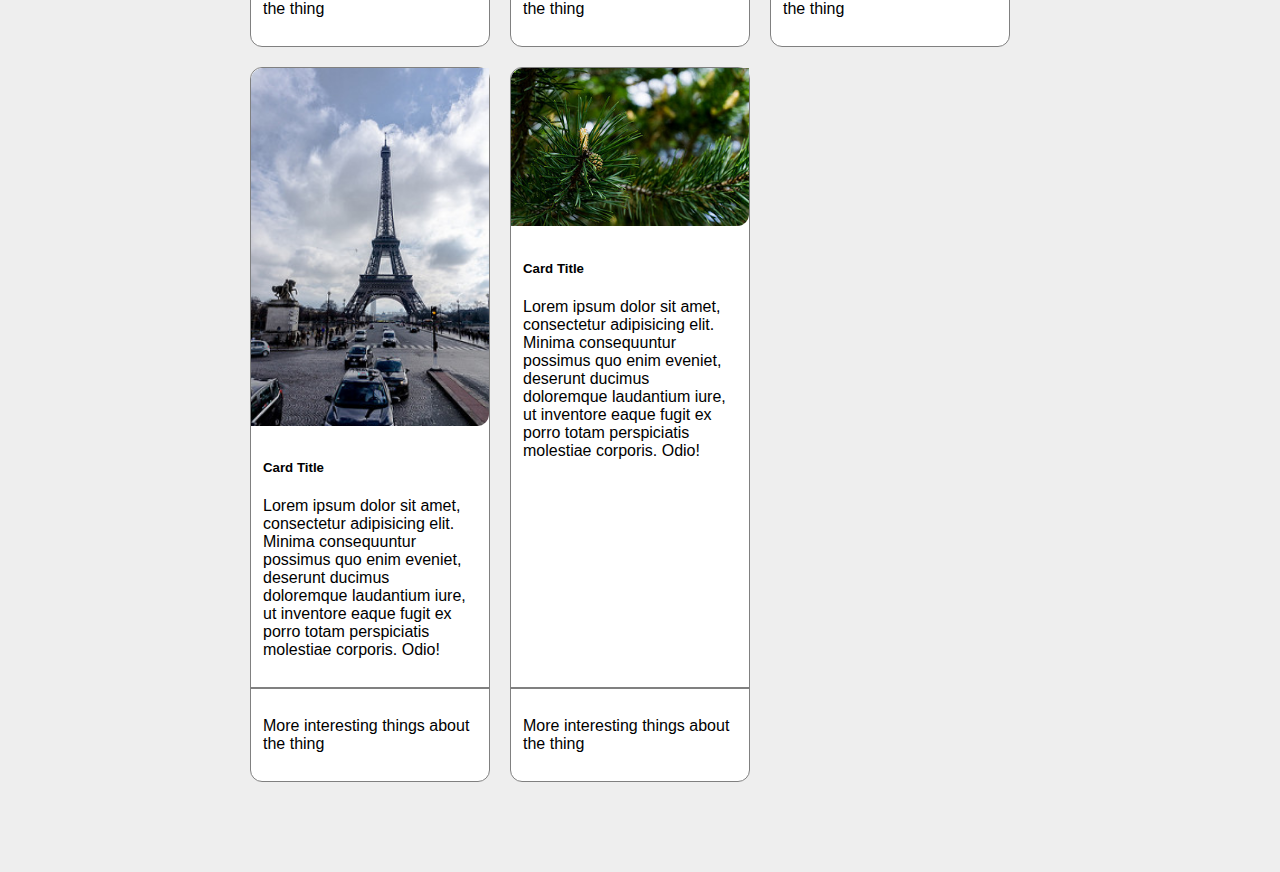
<file: 11_Cards-with-csscolumns-and-flexbox/index.html>
<!DOCTYPE html>
<html lang="en">
  <head>
    <meta charset="UTF-8" />
    <meta http-equiv="X-UA-Compatible" content="IE=edge" />
    <meta name="viewport" content="width=device-width, initial-scale=1.0" />
    <title>Cards with CSS Columns and Flexbox</title>
    <link rel="stylesheet" href="style.css" />
  </head>
  <body>
    <div class="cards-layout masonry">
      <h2 class="title">Layout Masonry</h2>
      <section>
        <article class="card">
          <img src="./images/Image1.jpg" />
          <article class="card-content">
            <h5>Card Title</h5>
            <p>
              Lorem ipsum dolor sit amet, consectetur adipisicing elit. Minima
              consequuntur possimus quo enim eveniet, deserunt ducimus
              doloremque laudantium iure, ut inventore eaque fugit ex porro
              totam perspiciatis molestiae corporis. Odio!
            </p>
          </article>
          <footer>
            <p>More interesting things about the thing</p>
          </footer>
        </article>
        <article class="card">
          <img src="./images/Image2.jpg" />
          <article class="card-content">
            <h5>Card Title</h5>
            <p>
              Lorem ipsum dolor sit amet, consectetur adipisicing elit. Minima
              consequuntur possimus quo enim eveniet, deserunt ducimus
              doloremque laudantium iure, ut inventore eaque fugit ex porro
              totam perspiciatis molestiae corporis. Odio!
            </p>
          </article>
          <footer>
            <p>More interesting things about the thing</p>
          </footer>
        </article>
        <article class="card">
          <img src="./images/Image3.jpg" />
          <article class="card-content">
            <h5>Card Title</h5>
            <p>
              Lorem ipsum dolor sit amet, consectetur adipisicing elit. Minima
              consequuntur possimus quo enim eveniet, deserunt ducimus
              doloremque laudantium iure, ut inventore eaque fugit ex porro
              totam perspiciatis molestiae corporis. Odio!
            </p>
          </article>
          <footer>
            <p>More interesting things about the thing</p>
          </footer>
        </article>
        <article class="card">
          <img src="./images/Image4.jpg" />
          <article class="card-content">
            <h5>Card Title</h5>
            <p>
              Lorem ipsum dolor sit amet, consectetur adipisicing elit. Minima
              consequuntur possimus quo enim eveniet, deserunt ducimus
              doloremque laudantium iure, ut inventore eaque fugit ex porro
              totam perspiciatis molestiae corporis. Odio!
            </p>
          </article>
          <footer>
            <p>More interesting things about the thing</p>
          </footer>
        </article>
        <article class="card">
          <img src="./images/Image1.jpg" />
          <article class="card-content">
            <h5>Card Title</h5>
            <p>
              Lorem ipsum dolor sit amet, consectetur adipisicing elit. Minima
              consequuntur possimus quo enim eveniet, deserunt ducimus
              doloremque laudantium iure, ut inventore eaque fugit ex porro
              totam perspiciatis molestiae corporis. Odio!
            </p>
          </article>
          <footer>
            <p>More interesting things about the thing</p>
          </footer>
        </article>
        <article class="card">
          <img src="./images/Image2.jpg" />
          <article class="card-content">
            <h5>Card Title</h5>
            <p>
              Lorem ipsum dolor sit amet, consectetur adipisicing elit. Minima
              consequuntur possimus quo enim eveniet, deserunt ducimus
              doloremque laudantium iure, ut inventore eaque fugit ex porro
              totam perspiciatis molestiae corporis. Odio!
            </p>
          </article>
          <footer>
            <p>More interesting things about the thing</p>
          </footer>
        </article>
        <article class="card">
          <img src="./images/Image3.jpg" />
          <article class="card-content">
            <h5>Card Title</h5>
            <p>
              Lorem ipsum dolor sit amet, consectetur adipisicing elit. Minima
              consequuntur possimus quo enim eveniet, deserunt ducimus
              doloremque laudantium iure, ut inventore eaque fugit ex porro
              totam perspiciatis molestiae corporis. Odio!
            </p>
          </article>
          <footer>
            <p>More interesting things about the thing</p>
          </footer>
        </article>
        <article class="card">
          <img src="./images/Image4.jpg" />
          <article class="card-content">
            <h5>Card Title</h5>
            <p>
              Lorem ipsum dolor sit amet, consectetur adipisicing elit. Minima
              consequuntur possimus quo enim eveniet, deserunt ducimus
              doloremque laudantium iure, ut inventore eaque fugit ex porro
              totam perspiciatis molestiae corporis. Odio!
            </p>
          </article>
          <footer>
            <p>More interesting things about the thing</p>
          </footer>
        </article>
      </section>
    </div>
    <div class="cards-layout flex">
      <h2 class="title">Layout Flex</h2>
      <section>
        <article class="card">
          <img src="./images/Image1.jpg" />
          <article class="card-content">
            <h5>Card Title</h5>
            <p>
              Lorem ipsum dolor sit amet, consectetur adipisicing elit. Minima
              consequuntur possimus quo enim eveniet, deserunt ducimus
              doloremque laudantium iure, ut inventore eaque fugit ex porro
              totam perspiciatis molestiae corporis. Odio!
            </p>
          </article>
          <footer>
            <p>More interesting things about the thing</p>
          </footer>
        </article>
        <article class="card">
          <img src="./images/Image2.jpg" />
          <article class="card-content">
            <h5>Card Title</h5>
            <p>
              Lorem ipsum dolor sit amet, consectetur adipisicing elit. Minima
              consequuntur possimus quo enim eveniet, deserunt ducimus
              doloremque laudantium iure, ut inventore eaque fugit ex porro
              totam perspiciatis molestiae corporis. Odio!
            </p>
          </article>
          <footer>
            <p>More interesting things about the thing</p>
          </footer>
        </article>
        <article class="card">
          <img src="./images/Image3.jpg" />
          <article class="card-content">
            <h5>Card Title</h5>
            <p>
              Lorem ipsum dolor sit amet, consectetur adipisicing elit. Minima
              consequuntur possimus quo enim eveniet, deserunt ducimus
              doloremque laudantium iure, ut inventore eaque fugit ex porro
              totam perspiciatis molestiae corporis. Odio!
            </p>
          </article>
          <footer>
            <p>More interesting things about the thing</p>
          </footer>
        </article>
        <article class="card">
          <img src="./images/Image4.jpg" />
          <article class="card-content">
            <h5>Card Title</h5>
            <p>
              Lorem ipsum dolor sit amet, consectetur adipisicing elit. Minima
              consequuntur possimus quo enim eveniet, deserunt ducimus
              doloremque laudantium iure, ut inventore eaque fugit ex porro
              totam perspiciatis molestiae corporis. Odio!
            </p>
          </article>
          <footer>
            <p>More interesting things about the thing</p>
          </footer>
        </article>
        <article class="card">
          <img src="./images/Image1.jpg" />
          <article class="card-content">
            <h5>Card Title</h5>
            <p>
              Lorem ipsum dolor sit amet, consectetur adipisicing elit. Minima
              consequuntur possimus quo enim eveniet, deserunt ducimus
              doloremque laudantium iure, ut inventore eaque fugit ex porro
              totam perspiciatis molestiae corporis. Odio!
            </p>
          </article>
          <footer>
            <p>More interesting things about the thing</p>
          </footer>
        </article>
        <article class="card">
          <img src="./images/Image2.jpg" />
          <article class="card-content">
            <h5>Card Title</h5>
            <p>
              Lorem ipsum dolor sit amet, consectetur adipisicing elit. Minima
              consequuntur possimus quo enim eveniet, deserunt ducimus
              doloremque laudantium iure, ut inventore eaque fugit ex porro
              totam perspiciatis molestiae corporis. Odio!
            </p>
          </article>
          <footer>
            <p>More interesting things about the thing</p>
          </footer>
        </article>
        <article class="card">
          <img src="./images/Image3.jpg" />
          <article class="card-content">
            <h5>Card Title</h5>
            <p>
              Lorem ipsum dolor sit amet, consectetur adipisicing elit. Minima
              consequuntur possimus quo enim eveniet, deserunt ducimus
              doloremque laudantium iure, ut inventore eaque fugit ex porro
              totam perspiciatis molestiae corporis. Odio!
            </p>
          </article>
          <footer>
            <p>More interesting things about the thing</p>
          </footer>
        </article>
        <article class="card">
          <img src="./images/Image4.jpg" />
          <article class="card-content">
            <h5>Card Title</h5>
            <p>
              Lorem ipsum dolor sit amet, consectetur adipisicing elit. Minima
              consequuntur possimus quo enim eveniet, deserunt ducimus
              doloremque laudantium iure, ut inventore eaque fugit ex porro
              totam perspiciatis molestiae corporis. Odio!
            </p>
          </article>
          <footer>
            <p>More interesting things about the thing</p>
          </footer>
        </article>
      </section>
    </div>
  </body>
</html>
</file>
<file: 01_Flexbox-Layout/style.css>
* {
  box-sizing: border-box;
}
body {
  margin: 0;
  font-family: Helvetica, sans-serif;
  display: flex;
  background: rgb(238, 238, 238);
  flex-wrap: wrap;
}
header,
main,
aside,
footer {
  flex: 0 1 auto;
  background: white;
  box-shadow: 1px 1px 11px -2px black;
  text-transform: uppercase;
  border-radius: 5px;
  margin: 10px 40px;
  font-size: 10px;
}
header,
footer {
  flex-basis: 100%;
}
main,
aside {
  padding: 20px 20px 250px 20px;
}
header {
  padding: 20px 20px 100px 20px;
  margin-top: 60px;
}
main {
  flex-grow: 3;
  margin-right: 10px;
}
aside {
  flex-grow: 1;
  margin-left: 10px;
}
footer {
  padding: 20px 20px 60px 20px;
}
</file>
<file: 02_FlexModel-Articles/style.css>
* {
  box-sizing: border-box;
}
html {
  font-family: Helvetica, sans-serif;
  font-weight: 16px;
  line-height: 1.5;
}
body {
  margin: 0;
  padding: 100px 180px;
}
section {
  display: flex;
  justify-content: space-between;
  max-width: 70vw;
}
article {
  margin: 30px;
}
h2 {
  font-family: Georgia, serif;
  font-size: 1em;
  line-height: 1.2;
  font-size: 30px;
}
</file>
<file: 03_FlexModel-ABC-Game/style.css>
html {
  font-family: Helvetica, sans-serif;
  font-size: 20px;
}
.container {
  display: flex;
  flex-wrap: wrap;
  flex-direction: column;
  max-width: 15vw;
  height: 35rem;
  padding: 80px;
}
span {
  border: 1px solid black;
  padding: 20px 50px;
  width: 20px;
  max-width: 45px;
  margin: 7px;
  display: flex;
  max-height: 45px;
  align-items: center;
}
span:nth-child(11) {
  order: 1;
}
span:nth-child(2) {
  order: 2;
}
span:nth-child(12) {
  order: 3;
}
span:nth-child(4) {
  order: 4;
}
span:nth-child(8) {
  order: 5;
}
span:nth-child(9) {
  order: 6;
}
span:nth-child(6) {
  order: 7;
}
span:nth-child(5) {
  order: 8;
}
span:nth-child(1) {
  order: 9;
}
span:nth-child(3) {
  order: 10;
}
span:nth-child(7) {
  order: 11;
}
span:nth-child(10) {
  order: 12;
}
</file>
<file: 04_FlexModel-Calendar/style.css>
* {
  box-sizing: border-box;
}
.container {
  border: 1px solid black;
  max-width: 65vw;
  margin: 80px auto;
}
.container,
section {
  display: flex;
  justify-content: center;
}
span {
  border: 1px solid black;
  padding: 15px 15px 70px 15px;
}
.notes {
  flex-direction: column;
}
.week {
  flex-wrap: wrap;
}
.workweek,
.weekend {
  flex-basis: 100%;
  display: flex;
  justify-content: center;
}
.day {
  flex-grow: 1;
  display: flex;
  justify-content: center;
}
.notes,
span {
  flex-grow: 1;
  text-align: center;
}
.workweek,
.weekend,
.notes {
  font-weight: bold;
}
</file>
<file: 05_Navigation-flexbox/style.css>
body{
  margin: 30px;
}
header {
  font-family: Helvetica, sans-serif;
  border-bottom: solid 2px rgb(0, 0, 0);
  display: flex;
  justify-content: space-between;
}
.head-title {
  text-transform: uppercase;
}
.head-ul {
  display: flex;
  padding-left: 0px;
}
ul li {
  list-style: none;
  margin: 5px 15px;
}
.anchor {
  color: rgb(0, 153, 0);
  text-decoration: none;

}
.main-title {
  font-family: Georgia, serif;
  margin-top: 25px;
  font-weight: 500;
}
.content p {
  font-family: Helvetica, sans-serif;
  line-height: 23px;
}
</file>
<file: 06_Photo-gallery-flexbox/style.css>
* {
  box-sizing: border-box;
}
body {
  margin: 0;
  background-color: rgb(236, 236, 236);
  display: flex;
}
.gallery{
    margin: 120px 223px;
}
.gallery li {
  border: 8px solid black;
  background: white;
  padding: 22px;
  margin: 15px 0;
  list-style: none;
  box-shadow: 1px 1px 13px -1px black;
  display: flex;
  align-items: center;
}
.gallery ul {
  display: flex;
  flex-wrap: wrap;
  justify-content: space-between;
}
</file>
<file: 07_Blog-layout-flexbox/style.css>
* {
    box-sizing: border-box;
  }
  html {
    font-family: Helvetica, sans-serif;
  }
  body {
    line-height: 1.5;
    max-width: 1200px;
    width: 1000px;
    margin: 50px 80px;
    background-color: rgb(238, 238, 238);
  }
  .page {
    display: flex;
    flex-wrap: wrap;
  }
  header {
    border-bottom: solid;
  }
  .site-title {
    text-transform: uppercase;
    font-weight: bold;
    font-size: 30px;
    margin: 20px 0;
  }
  h2,
  h3 {
    font-family: Georgia, serif;
    size: 1em;
    font-weight: 500;
  }
  h2 {
    margin-top: 30px;
  }
  main {
    display: flex;
    flex-wrap: wrap;
    flex-basis: 70%;
  }
  img {
    background-color: rgb(255, 255, 255);
    border: 3px solid;
    padding: 5px;
  
    box-shadow: rgba(0, 0, 0, 0.25);
  }
  .first-pic {
    width: 27%;
    float: right;
    margin-left: 15px;
  }
  .second-pic {
    width: 30%;
    height: 60%;
    float: left;
    margin-right: 15px;
    margin-bottom: 15px;
  }
  .paragraph-italic{
      display: flex;
  flex-wrap: wrap;
  }
  #inline-paragraph {
    border-right: 4px solid grey;
    padding-right: 30px;
    width: 50%;
  }
  blockquote {
    font-family: Georgia, serif;
    width: 43%;
    font-style: italic;
    margin-right: 0;
  }
  blockquote p {
      margin-top: 60px;
      text-align: right;
  }
  main,
  aside {
    display: inline-flex;
  }
  aside {
    display: flex;
    flex-wrap: wrap;
    flex-basis: 25%;
    margin-left: 50px;
    margin-top: 10px;
  }
  li {
    list-style: square;
  }
  nav ul a {
    text-decoration: none;
    color: rgb(0, 153, 0);
  }
</file>
<file: 08_Sticky-footer-flexbox/style.css>
* {
  box-sizing: border-box;
}
body {
  margin: 0px;
  background-color: rgb(238, 238, 238);
  display: flex;
  flex-direction: column;
  height: 100vh;
  font-family: Helvetica, sans-serif;
}
header {
  border-bottom: 2px solid black;
}
header h1 {
  text-transform: uppercase;
}
h1,
main {
  margin: 30px;
}
h3 {
  font-family: Georgia, serif;
}
main {
  line-height: 25px;
}
footer {
  background: rgb(102, 102, 102);
  color: rgb(255, 255, 255);
  position: sticky;
  bottom: 0;
}
</file>
<file: 09_Center-flexbox/style.css>
* {
  box-sizing: border-box;
}
body {
  background-color: rgb(238, 238, 238);
  display: flex;
  align-items: center;
  justify-content: center;
  min-height: 100vh;
}
.card {
  padding: 0px 15px 10px 15px;
  background-color: rgb(255, 255, 255);
  flex-basis: 350px;
  box-shadow: 1px 1px 30px RGB(205, 205, 205);
  border-radius: 8px;
}
p {
  font-family: Helvetica, sans-serif;
}
</file>
<file: 10_Expanding-flex-cards/style.css>
* {
  box-sizing: border-box;
}
body {
  margin: 0;
  background-color: rgb(238, 238, 238);
  display: flex;
  align-items: center;
  justify-content: center;
  min-height: 100vh;
}
.container {
  display: flex;
  max-width: 65vw;
  min-height: 350px;
}
.container article {
  margin: 10px;
  flex-shrink: 3;
}
.container article:nth-child(2){
    flex-shrink: 1;
}
img {
    height: 100%;
  width: 100%;
  border-radius: 5px;
  box-shadow: 1px 1px 20px RGB(200, 199 , 203);
  object-fit: cover;
}
</file>
<file: 11_Cards-with-csscolumns-and-flexbox/style.css>
*{
    box-sizing: border-box;
}
body {
    margin: 80px auto;
  background-color: rgb(238, 238, 238);
  font-family: Helvetica, sans-serif;  
}
.cards-layout{
    max-width: 800px;
    margin: 0 auto;
}
.title{
    font-family: Georgia, serif;
    font-size: 30px;
    margin-bottom: 35px;
}
.card{
    background: white;
    border: 1px solid gray;
    box-shadow: 1px 10px -3px gray;
    border-radius: 12px;
    margin: 10px;
}
.card img{
    border-top-left-radius: 12px;
    border-bottom-right-radius: 12px;
    width: 100%;
}
.card-content,
.card footer{
    padding: 12px;
}
.card footer{
    border-top: 2px solid gray;
}
.masonry .card{
    display: inline-block;
}
.masonry section{
    column-count:3;
}
.flex section{
    display: flex;
    flex-wrap: wrap;
}
.flex .card{
    flex-basis: 30%;
    display: flex;
    flex-direction: column;
}
.flex .card .card-content{
    flex-grow: 1;
}
</file>
